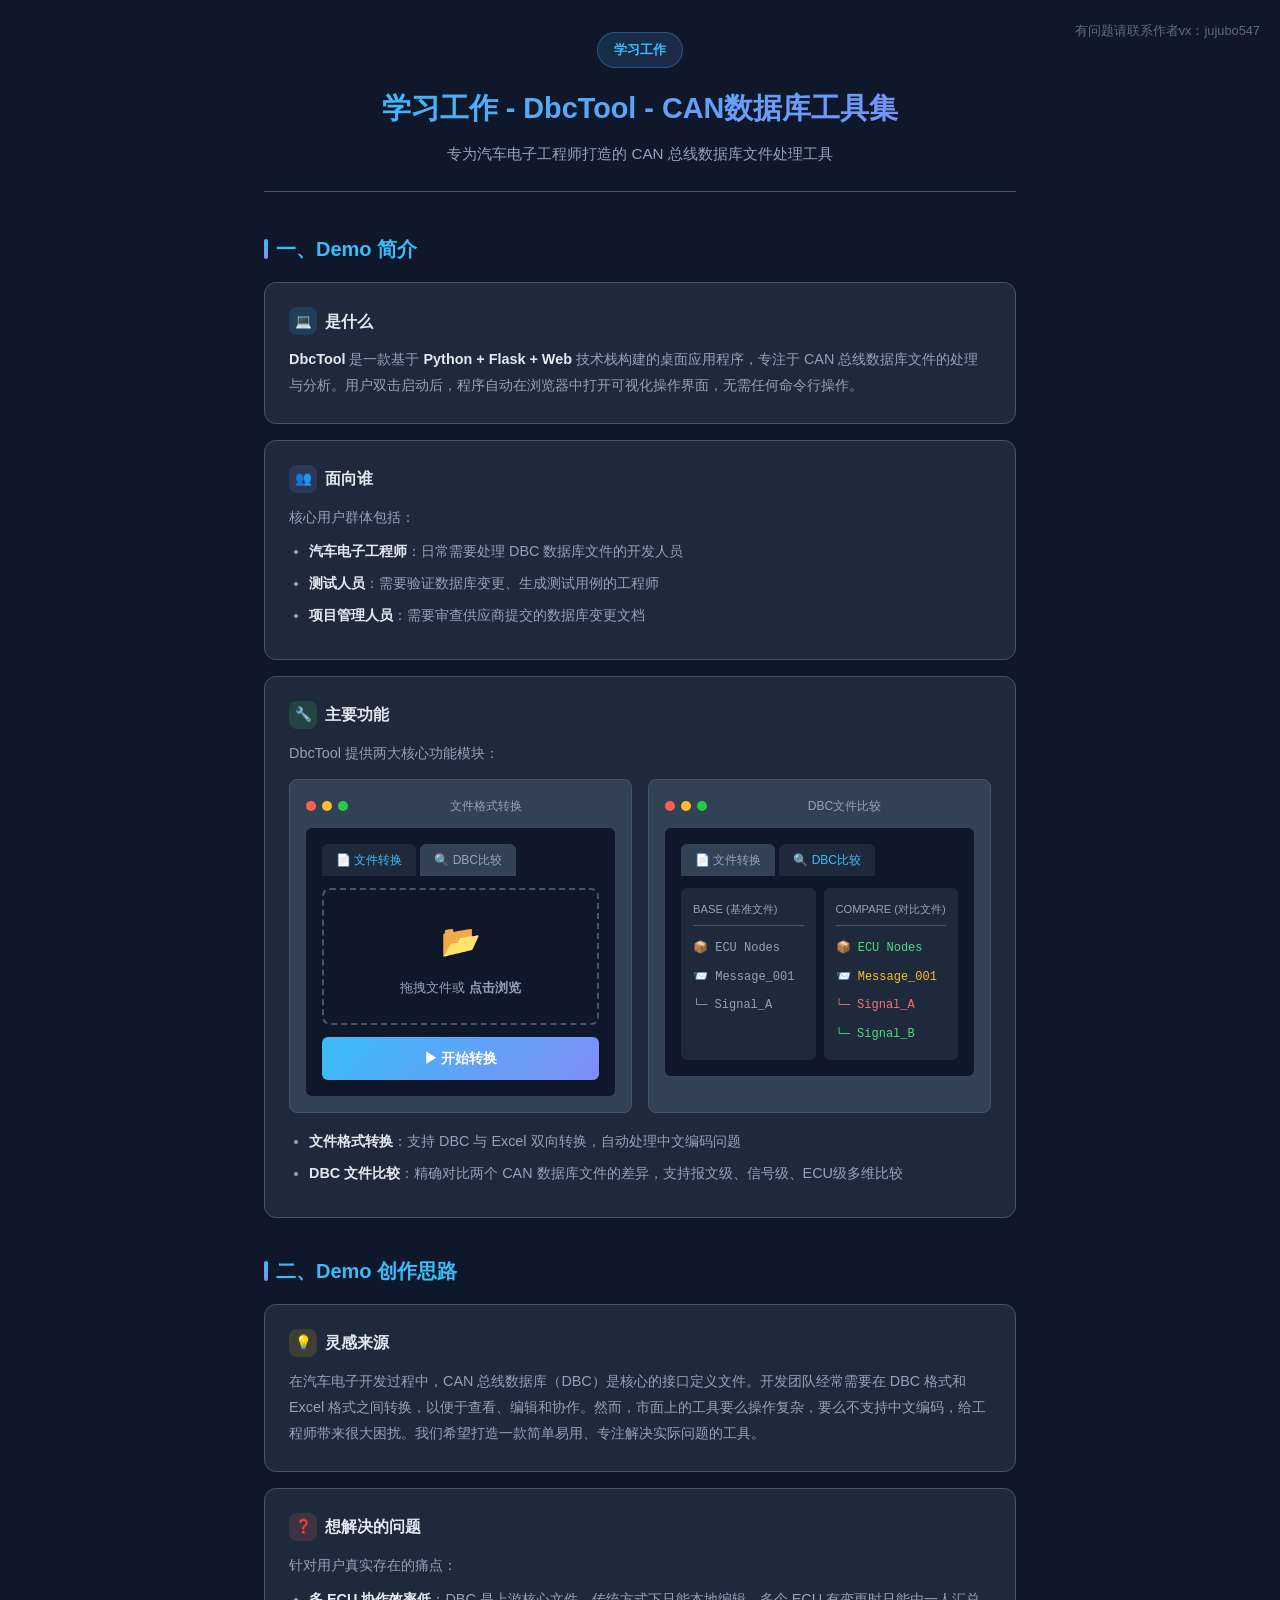
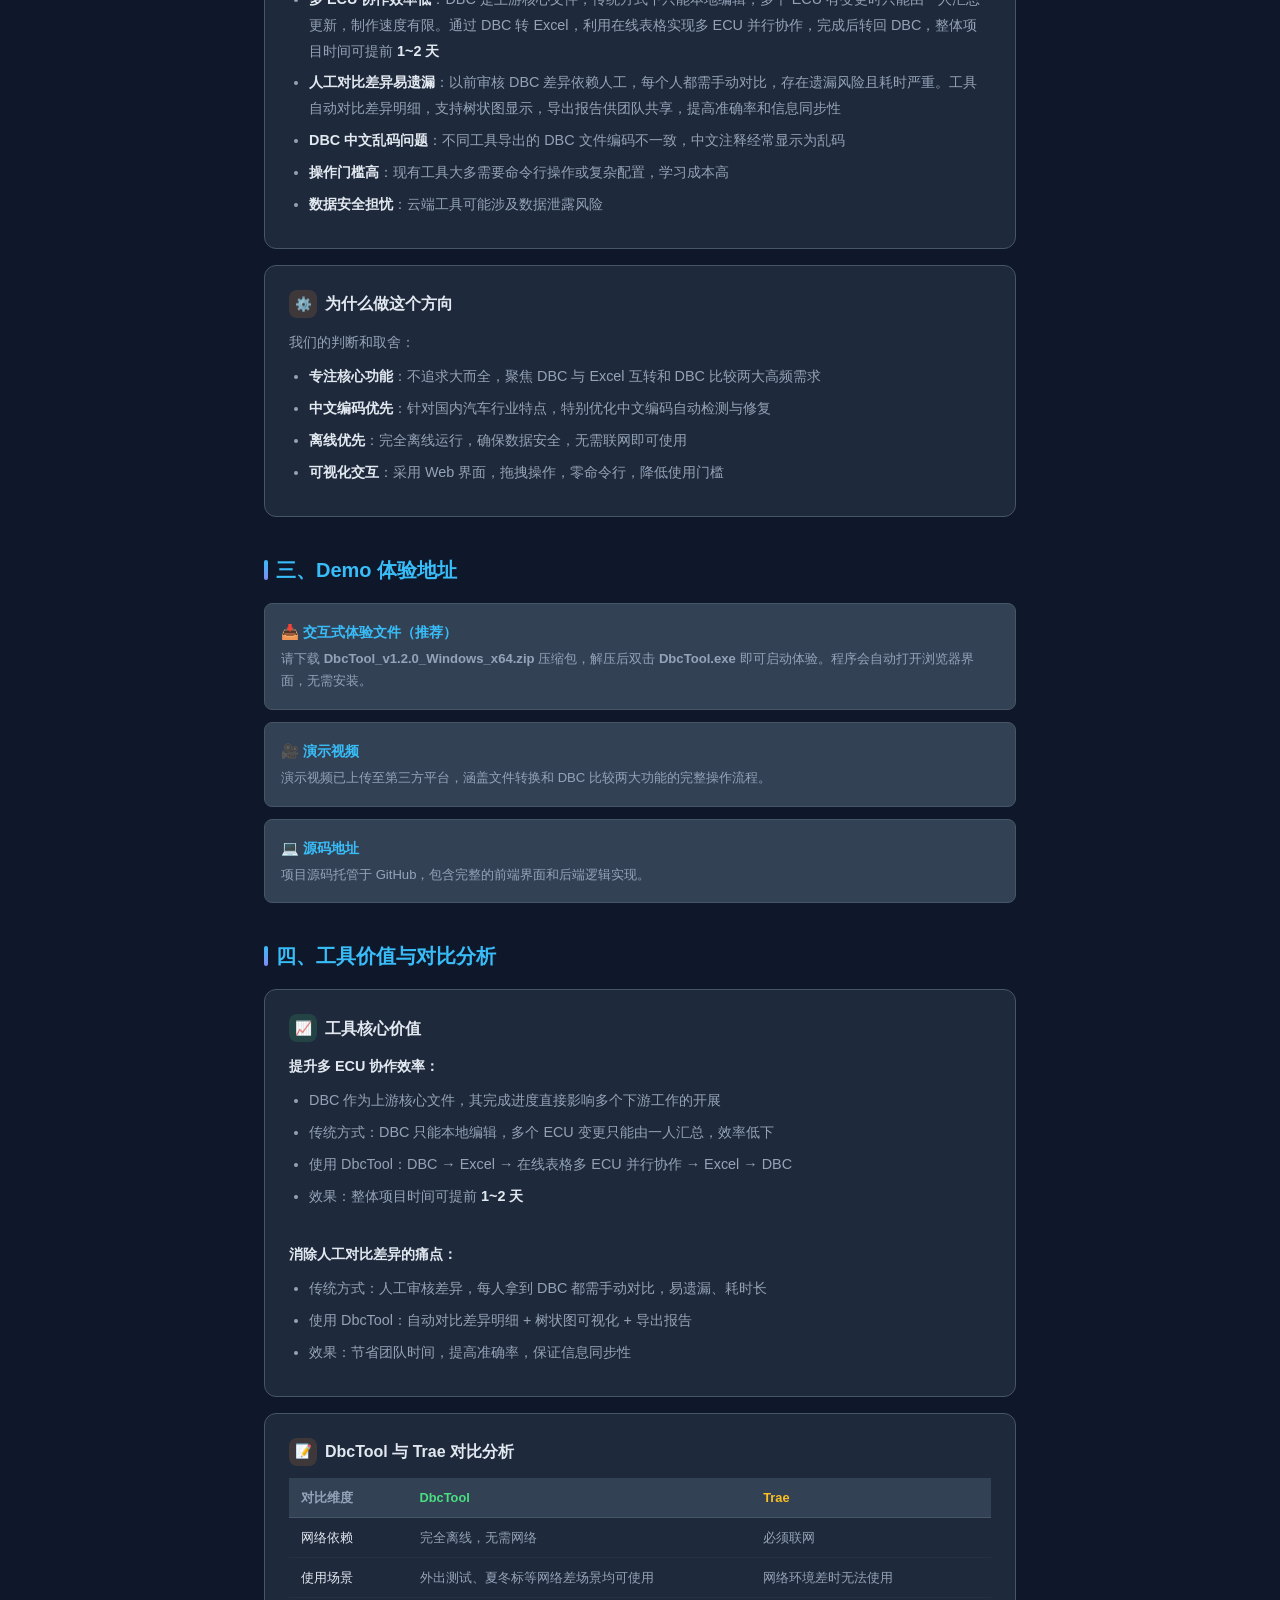
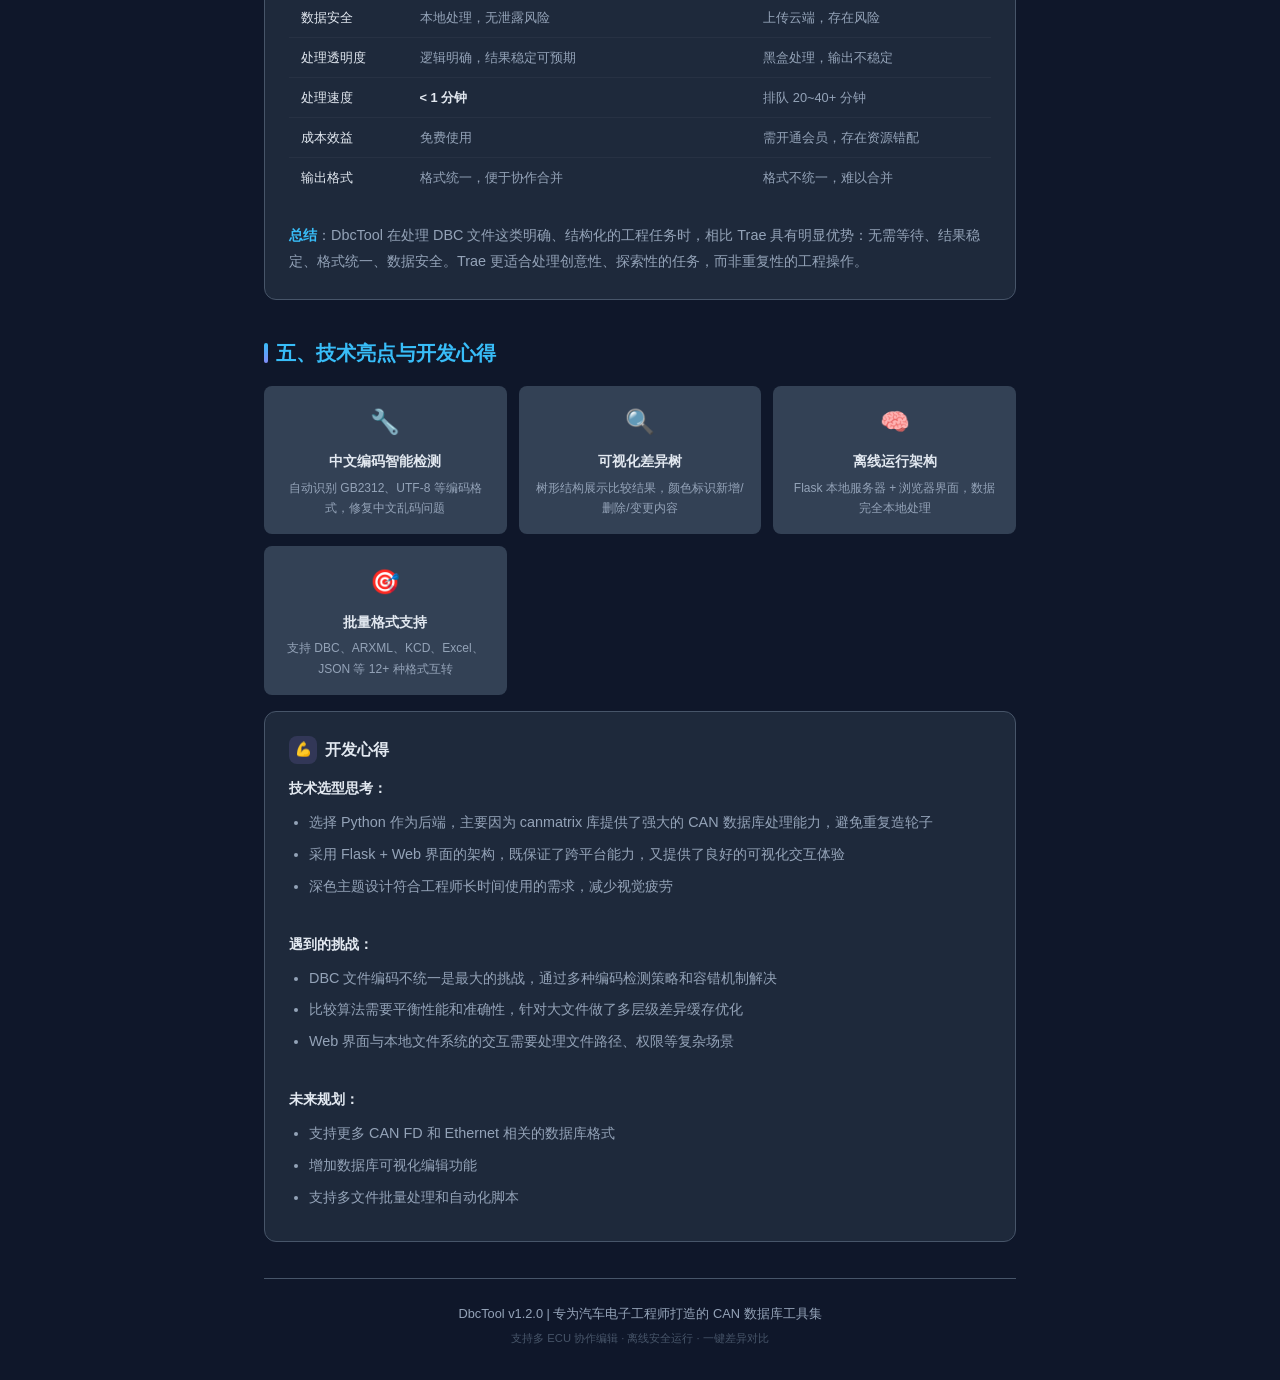
<file: visual_app/DbcTool_Demo_Submission.html>
<!DOCTYPE html>
<html lang="zh-CN">
<head>
    <meta charset="UTF-8">
    <meta name="viewport" content="width=device-width, initial-scale=1.0">
    <title>学习工作 - DbcTool - CAN数据库工具集</title>
    <style>
        :root {
            --bg: #0f172a;
            --surface: #1e293b;
            --surface2: #334155;
            --border: #475569;
            --text: #e2e8f0;
            --text2: #94a3b8;
            --accent: #38bdf8;
            --accent2: #818cf8;
            --green: #4ade80;
            --red: #f87171;
            --yellow: #fbbf24;
            --orange: #fb923c;
            --radius: 12px;
        }

        * {
            margin: 0;
            padding: 0;
            box-sizing: border-box;
        }

        body {
            font-family: -apple-system, BlinkMacSystemFont, 'Segoe UI', sans-serif;
            background: var(--bg);
            color: var(--text);
            line-height: 1.7;
            min-height: 100vh;
        }

        .container {
            max-width: 800px;
            margin: 0 auto;
            padding: 32px 24px;
        }

        /* Header */
        .header {
            text-align: center;
            margin-bottom: 40px;
            padding-bottom: 24px;
            border-bottom: 1px solid var(--border);
        }

        .tags {
            display: flex;
            justify-content: center;
            gap: 12px;
            margin-bottom: 16px;
            flex-wrap: wrap;
        }

        .tag {
            padding: 6px 16px;
            border-radius: 20px;
            font-size: 0.82rem;
            font-weight: 600;
            background: linear-gradient(135deg, rgba(56, 189, 248, 0.15), rgba(129, 140, 248, 0.15));
            color: var(--accent);
            border: 1px solid rgba(56, 189, 248, 0.3);
        }

        .title {
            font-size: 1.8rem;
            font-weight: 700;
            background: linear-gradient(135deg, var(--accent), var(--accent2));
            -webkit-background-clip: text;
            -webkit-text-fill-color: transparent;
            background-clip: text;
            margin-bottom: 8px;
        }

        .subtitle {
            font-size: 0.95rem;
            color: var(--text2);
        }

        /* Section */
        .section {
            margin-bottom: 36px;
        }

        .section-title {
            font-size: 1.25rem;
            font-weight: 700;
            color: var(--accent);
            margin-bottom: 16px;
            display: flex;
            align-items: center;
            gap: 8px;
        }

        .section-title::before {
            content: '';
            width: 4px;
            height: 20px;
            background: linear-gradient(180deg, var(--accent), var(--accent2));
            border-radius: 2px;
        }

        .card {
            background: var(--surface);
            border: 1px solid var(--border);
            border-radius: var(--radius);
            padding: 24px;
            margin-bottom: 16px;
        }

        .card-title {
            font-size: 1rem;
            font-weight: 600;
            color: var(--text);
            margin-bottom: 12px;
            display: flex;
            align-items: center;
            gap: 8px;
        }

        .card-title .icon {
            width: 28px;
            height: 28px;
            border-radius: 8px;
            display: flex;
            align-items: center;
            justify-content: center;
            font-size: 0.85rem;
        }

        .icon-product {
            background: rgba(56, 189, 248, 0.15);
            color: var(--accent);
        }

        .icon-user {
            background: rgba(129, 140, 248, 0.15);
            color: var(--accent2);
        }

        .icon-feature {
            background: rgba(74, 222, 128, 0.15);
            color: var(--green);
        }

        .icon-lightbulb {
            background: rgba(251, 191, 36, 0.15);
            color: var(--yellow);
        }

        .icon-problem {
            background: rgba(248, 113, 113, 0.15);
            color: var(--red);
        }

        .icon-decision {
            background: rgba(251, 146, 60, 0.15);
            color: var(--orange);
        }

        .icon-link {
            background: rgba(56, 189, 248, 0.15);
            color: var(--accent);
        }

        .icon-tech {
            background: rgba(167, 139, 250, 0.15);
            color: #a78bfa;
        }

        .text-content {
            font-size: 0.9rem;
            color: var(--text2);
            line-height: 1.8;
        }

        .text-content strong {
            color: var(--text);
            font-weight: 600;
        }

        .text-content ul {
            margin-left: 20px;
            margin-top: 8px;
        }

        .text-content li {
            margin-bottom: 6px;
        }

        /* Feature Grid */
        .feature-grid {
            display: grid;
            grid-template-columns: repeat(auto-fit, minmax(280px, 1fr));
            gap: 16px;
        }

        /* Screenshot Mockup */
        .screenshot-mockup {
            background: var(--surface2);
            border-radius: 8px;
            padding: 16px;
            margin-top: 12px;
            border: 1px solid var(--border);
        }

        .mockup-header {
            display: flex;
            align-items: center;
            gap: 8px;
            margin-bottom: 12px;
        }

        .mockup-dots {
            display: flex;
            gap: 6px;
        }

        .dot {
            width: 10px;
            height: 10px;
            border-radius: 50%;
        }

        .dot.red { background: #ff5f56; }
        .dot.yellow { background: #ffbd2e; }
        .dot.green { background: #27ca40; }

        .mockup-title {
            font-size: 0.75rem;
            color: var(--text2);
            flex: 1;
            text-align: center;
        }

        .mockup-content {
            background: var(--bg);
            border-radius: 6px;
            padding: 16px;
            min-height: 180px;
        }

        .mockup-nav {
            display: flex;
            gap: 4px;
            margin-bottom: 12px;
        }

        .mockup-tab {
            padding: 6px 14px;
            border-radius: 6px 6px 0 0;
            font-size: 0.75rem;
            font-weight: 500;
        }

        .mockup-tab.active {
            background: var(--surface);
            color: var(--accent);
        }

        .mockup-tab.inactive {
            background: var(--surface2);
            color: var(--text2);
        }

        .mockup-upload {
            border: 2px dashed var(--border);
            border-radius: 8px;
            padding: 24px;
            text-align: center;
            margin-bottom: 12px;
        }

        .mockup-icon {
            font-size: 2rem;
            margin-bottom: 8px;
        }

        .mockup-text {
            font-size: 0.82rem;
            color: var(--text2);
        }

        .mockup-btn {
            background: linear-gradient(135deg, var(--accent), var(--accent2));
            color: #fff;
            padding: 10px 24px;
            border-radius: 6px;
            text-align: center;
            font-size: 0.85rem;
            font-weight: 600;
            margin-top: 12px;
        }

        .mockup-compare {
            display: grid;
            grid-template-columns: 1fr 1fr;
            gap: 8px;
        }

        .mockup-panel {
            background: var(--surface);
            border-radius: 6px;
            padding: 12px;
        }

        .mockup-panel-header {
            font-size: 0.7rem;
            color: var(--text2);
            margin-bottom: 8px;
            padding-bottom: 6px;
            border-bottom: 1px solid var(--border);
        }

        .mockup-tree {
            font-size: 0.75rem;
            font-family: 'SF Mono', monospace;
        }

        .tree-item {
            padding: 4px 0;
        }

        .tree-item.added { color: var(--green); }
        .tree-item.deleted { color: var(--red); }
        .tree-item.changed { color: var(--yellow); }
        .tree-item.normal { color: var(--text2); }

        /* Experience Section */
        .experience-options {
            display: flex;
            flex-direction: column;
            gap: 12px;
        }

        .exp-option {
            background: var(--surface2);
            border-radius: 8px;
            padding: 16px;
            border: 1px solid var(--border);
            transition: all 0.2s;
        }

        .exp-option:hover {
            border-color: var(--accent);
            background: rgba(56, 189, 248, 0.05);
        }

        .exp-option-title {
            font-size: 0.9rem;
            font-weight: 600;
            color: var(--accent);
            margin-bottom: 4px;
        }

        .exp-option-desc {
            font-size: 0.82rem;
            color: var(--text2);
        }

        /* Tech Highlights */
        .tech-grid {
            display: grid;
            grid-template-columns: repeat(auto-fit, minmax(200px, 1fr));
            gap: 12px;
        }

        .tech-item {
            background: var(--surface2);
            border-radius: 8px;
            padding: 16px;
            text-align: center;
        }

        .tech-icon {
            font-size: 1.5rem;
            margin-bottom: 8px;
        }

        .tech-title {
            font-size: 0.85rem;
            font-weight: 600;
            color: var(--text);
            margin-bottom: 4px;
        }

        .tech-desc {
            font-size: 0.75rem;
            color: var(--text2);
        }

        /* Watermark */
        .watermark {
            position: fixed;
            top: 20px;
            right: 20px;
            font-size: 0.8rem;
            color: rgba(148, 163, 184, 0.6);
            z-index: 9999;
            pointer-events: none;
        }

        /* Footer */
        .footer {
            text-align: center;
            padding-top: 24px;
            border-top: 1px solid var(--border);
            font-size: 0.8rem;
            color: var(--text2);
        }

        @media (max-width: 640px) {
            .container {
                padding: 20px 16px;
            }

            .title {
                font-size: 1.4rem;
            }

            .feature-grid {
                grid-template-columns: 1fr;
            }

            .mockup-compare {
                grid-template-columns: 1fr;
            }
        }
    </style>
</head>
<body>
    <div class="watermark">有问题请联系作者vx：jujubo547</div>
    <div class="container">
        <div class="header">
            <div class="tags">
                <span class="tag">学习工作</span>
            </div>
            <h1 class="title">学习工作 - DbcTool - CAN数据库工具集</h1>
            <p class="subtitle">专为汽车电子工程师打造的 CAN 总线数据库文件处理工具</p>
        </div>

        <div class="section">
            <h2 class="section-title">一、Demo 简介</h2>

            <div class="card">
                <div class="card-title">
                    <span class="icon icon-product">&#x1F4BB;</span>
                    是什么
                </div>
                <div class="text-content">
                    <strong>DbcTool</strong> 是一款基于 <strong>Python + Flask + Web</strong> 技术栈构建的桌面应用程序，专注于 CAN 总线数据库文件的处理与分析。用户双击启动后，程序自动在浏览器中打开可视化操作界面，无需任何命令行操作。
                </div>
            </div>

            <div class="card">
                <div class="card-title">
                    <span class="icon icon-user">&#x1F465;</span>
                    面向谁
                </div>
                <div class="text-content">
                    核心用户群体包括：
                    <ul>
                        <li><strong>汽车电子工程师</strong>：日常需要处理 DBC 数据库文件的开发人员</li>
                        <li><strong>测试人员</strong>：需要验证数据库变更、生成测试用例的工程师</li>
                        <li><strong>项目管理人员</strong>：需要审查供应商提交的数据库变更文档</li>
                    </ul>
                </div>
            </div>

            <div class="card">
                <div class="card-title">
                    <span class="icon icon-feature">&#x1F527;</span>
                    主要功能
                </div>
                <div class="text-content">
                    DbcTool 提供两大核心功能模块：
                </div>

                <div class="feature-grid">
                    <div class="screenshot-mockup">
                        <div class="mockup-header">
                            <div class="mockup-dots">
                                <span class="dot red"></span>
                                <span class="dot yellow"></span>
                                <span class="dot green"></span>
                            </div>
                            <div class="mockup-title">文件格式转换</div>
                        </div>
                        <div class="mockup-content">
                            <div class="mockup-nav">
                                <span class="mockup-tab active">&#x1F4C4; 文件转换</span>
                                <span class="mockup-tab inactive">&#x1F50D; DBC比较</span>
                            </div>
                            <div class="mockup-upload">
                                <div class="mockup-icon">&#x1F4C2;</div>
                                <div class="mockup-text">拖拽文件或 <strong>点击浏览</strong></div>
                            </div>
                            <div class="mockup-btn">&#x25B6; 开始转换</div>
                        </div>
                    </div>

                    <div class="screenshot-mockup">
                        <div class="mockup-header">
                            <div class="mockup-dots">
                                <span class="dot red"></span>
                                <span class="dot yellow"></span>
                                <span class="dot green"></span>
                            </div>
                            <div class="mockup-title">DBC文件比较</div>
                        </div>
                        <div class="mockup-content">
                            <div class="mockup-nav">
                                <span class="mockup-tab inactive">&#x1F4C4; 文件转换</span>
                                <span class="mockup-tab active">&#x1F50D; DBC比较</span>
                            </div>
                            <div class="mockup-compare">
                                <div class="mockup-panel">
                                    <div class="mockup-panel-header">BASE (基准文件)</div>
                                    <div class="mockup-tree">
                                        <div class="tree-item normal">📦 ECU Nodes</div>
                                        <div class="tree-item normal">📨 Message_001</div>
                                        <div class="tree-item normal">  └─ Signal_A</div>
                                    </div>
                                </div>
                                <div class="mockup-panel">
                                    <div class="mockup-panel-header">COMPARE (对比文件)</div>
                                    <div class="mockup-tree">
                                        <div class="tree-item added">📦 ECU Nodes</div>
                                        <div class="tree-item changed">📨 Message_001</div>
                                        <div class="tree-item deleted">  └─ Signal_A</div>
                                        <div class="tree-item added">  └─ Signal_B</div>
                                    </div>
                                </div>
                            </div>
                        </div>
                    </div>
                </div>

                <div class="text-content" style="margin-top: 16px;">
                    <ul>
                        <li><strong>文件格式转换</strong>：支持 DBC 与 Excel 双向转换，自动处理中文编码问题</li>
                        <li><strong>DBC 文件比较</strong>：精确对比两个 CAN 数据库文件的差异，支持报文级、信号级、ECU级多维比较</li>
                    </ul>
                </div>
            </div>
        </div>

        <div class="section">
            <h2 class="section-title">二、Demo 创作思路</h2>

            <div class="card">
                <div class="card-title">
                    <span class="icon icon-lightbulb">&#x1F4A1;</span>
                    灵感来源
                </div>
                <div class="text-content">
                    在汽车电子开发过程中，CAN 总线数据库（DBC）是核心的接口定义文件。开发团队经常需要在 DBC 格式和 Excel 格式之间转换，以便于查看、编辑和协作。然而，市面上的工具要么操作复杂，要么不支持中文编码，给工程师带来很大困扰。我们希望打造一款简单易用、专注解决实际问题的工具。
                </div>
            </div>

            <div class="card">
                <div class="card-title">
                    <span class="icon icon-problem">&#x2753;</span>
                    想解决的问题
                </div>
                <div class="text-content">
                    针对用户真实存在的痛点：
                    <ul>
                        <li><strong>多 ECU 协作效率低</strong>：DBC 是上游核心文件，传统方式下只能本地编辑，多个 ECU 有变更时只能由一人汇总更新，制作速度有限。通过 DBC 转 Excel，利用在线表格实现多 ECU 并行协作，完成后转回 DBC，整体项目时间可提前 <strong>1~2 天</strong></li>
                        <li><strong>人工对比差异易遗漏</strong>：以前审核 DBC 差异依赖人工，每个人都需手动对比，存在遗漏风险且耗时严重。工具自动对比差异明细，支持树状图显示，导出报告供团队共享，提高准确率和信息同步性</li>
                        <li><strong>DBC 中文乱码问题</strong>：不同工具导出的 DBC 文件编码不一致，中文注释经常显示为乱码</li>
                        <li><strong>操作门槛高</strong>：现有工具大多需要命令行操作或复杂配置，学习成本高</li>
                        <li><strong>数据安全担忧</strong>：云端工具可能涉及数据泄露风险</li>
                    </ul>
                </div>
            </div>

            <div class="card">
                <div class="card-title">
                    <span class="icon icon-decision">&#x2699;&#xFE0F;</span>
                    为什么做这个方向
                </div>
                <div class="text-content">
                    我们的判断和取舍：
                    <ul>
                        <li><strong>专注核心功能</strong>：不追求大而全，聚焦 DBC 与 Excel 互转和 DBC 比较两大高频需求</li>
                        <li><strong>中文编码优先</strong>：针对国内汽车行业特点，特别优化中文编码自动检测与修复</li>
                        <li><strong>离线优先</strong>：完全离线运行，确保数据安全，无需联网即可使用</li>
                        <li><strong>可视化交互</strong>：采用 Web 界面，拖拽操作，零命令行，降低使用门槛</li>
                    </ul>
                </div>
            </div>
        </div>

        <div class="section">
            <h2 class="section-title">三、Demo 体验地址</h2>

            <div class="experience-options">
                <div class="exp-option">
                    <div class="exp-option-title">&#x1F4E5; 交互式体验文件（推荐）</div>
                    <div class="exp-option-desc">请下载 <strong>DbcTool_v1.2.0_Windows_x64.zip</strong> 压缩包，解压后双击 <strong>DbcTool.exe</strong> 即可启动体验。程序会自动打开浏览器界面，无需安装。</div>
                </div>

                <div class="exp-option">
                    <div class="exp-option-title">&#x1F3A5; 演示视频</div>
                    <div class="exp-option-desc">演示视频已上传至第三方平台，涵盖文件转换和 DBC 比较两大功能的完整操作流程。</div>
                </div>

                <div class="exp-option">
                    <div class="exp-option-title">&#x1F4BB; 源码地址</div>
                    <div class="exp-option-desc">项目源码托管于 GitHub，包含完整的前端界面和后端逻辑实现。</div>
                </div>
            </div>
        </div>

        <div class="section">
            <h2 class="section-title">四、工具价值与对比分析</h2>

            <div class="card">
                <div class="card-title">
                    <span class="icon icon-feature">&#x1F4C8;</span>
                    工具核心价值
                </div>
                <div class="text-content">
                    <strong>提升多 ECU 协作效率：</strong>
                    <ul>
                        <li>DBC 作为上游核心文件，其完成进度直接影响多个下游工作的开展</li>
                        <li>传统方式：DBC 只能本地编辑，多个 ECU 变更只能由一人汇总，效率低下</li>
                        <li>使用 DbcTool：DBC → Excel → 在线表格多 ECU 并行协作 → Excel → DBC</li>
                        <li>效果：整体项目时间可提前 <strong>1~2 天</strong></li>
                    </ul>
                    <br>
                    <strong>消除人工对比差异的痛点：</strong>
                    <ul>
                        <li>传统方式：人工审核差异，每人拿到 DBC 都需手动对比，易遗漏、耗时长</li>
                        <li>使用 DbcTool：自动对比差异明细 + 树状图可视化 + 导出报告</li>
                        <li>效果：节省团队时间，提高准确率，保证信息同步性</li>
                    </ul>
                </div>
            </div>

            <div class="card">
                <div class="card-title">
                    <span class="icon icon-decision">&#x1F4DD;</span>
                    DbcTool 与 Trae 对比分析
                </div>
                <div class="text-content">
                    <table style="width:100%;border-collapse:collapse;font-size:0.8rem;margin-top:8px">
                        <thead>
                            <tr style="background:var(--surface2)">
                                <th style="padding:8px 12px;text-align:left;font-weight:600;color:var(--text2);border-bottom:1px solid var(--border)">对比维度</th>
                                <th style="padding:8px 12px;text-align:left;font-weight:600;color:var(--green);border-bottom:1px solid var(--border)">DbcTool</th>
                                <th style="padding:8px 12px;text-align:left;font-weight:600;color:var(--yellow);border-bottom:1px solid var(--border)">Trae</th>
                            </tr>
                        </thead>
                        <tbody>
                            <tr style="border-bottom:1px solid rgba(255,255,255,0.04)">
                                <td style="padding:8px 12px;color:var(--text)">网络依赖</td>
                                <td style="padding:8px 12px;color:var(--text2)">完全离线，无需网络</td>
                                <td style="padding:8px 12px;color:var(--text2)">必须联网</td>
                            </tr>
                            <tr style="border-bottom:1px solid rgba(255,255,255,0.04)">
                                <td style="padding:8px 12px;color:var(--text)">使用场景</td>
                                <td style="padding:8px 12px;color:var(--text2)">外出测试、夏冬标等网络差场景均可使用</td>
                                <td style="padding:8px 12px;color:var(--text2)">网络环境差时无法使用</td>
                            </tr>
                            <tr style="border-bottom:1px solid rgba(255,255,255,0.04)">
                                <td style="padding:8px 12px;color:var(--text)">数据安全</td>
                                <td style="padding:8px 12px;color:var(--text2)">本地处理，无泄露风险</td>
                                <td style="padding:8px 12px;color:var(--text2)">上传云端，存在风险</td>
                            </tr>
                            <tr style="border-bottom:1px solid rgba(255,255,255,0.04)">
                                <td style="padding:8px 12px;color:var(--text)">处理透明度</td>
                                <td style="padding:8px 12px;color:var(--text2)">逻辑明确，结果稳定可预期</td>
                                <td style="padding:8px 12px;color:var(--text2)">黑盒处理，输出不稳定</td>
                            </tr>
                            <tr style="border-bottom:1px solid rgba(255,255,255,0.04)">
                                <td style="padding:8px 12px;color:var(--text)">处理速度</td>
                                <td style="padding:8px 12px;color:var(--text2)"><strong>&lt; 1 分钟</strong></td>
                                <td style="padding:8px 12px;color:var(--text2)">排队 20~40+ 分钟</td>
                            </tr>
                            <tr style="border-bottom:1px solid rgba(255,255,255,0.04)">
                                <td style="padding:8px 12px;color:var(--text)">成本效益</td>
                                <td style="padding:8px 12px;color:var(--text2)">免费使用</td>
                                <td style="padding:8px 12px;color:var(--text2)">需开通会员，存在资源错配</td>
                            </tr>
                            <tr>
                                <td style="padding:8px 12px;color:var(--text)">输出格式</td>
                                <td style="padding:8px 12px;color:var(--text2)">格式统一，便于协作合并</td>
                                <td style="padding:8px 12px;color:var(--text2)">格式不统一，难以合并</td>
                            </tr>
                        </tbody>
                    </table>
                    <br>
                    <strong style="color:var(--accent)">总结</strong>：DbcTool 在处理 DBC 文件这类明确、结构化的工程任务时，相比 Trae 具有明显优势：无需等待、结果稳定、格式统一、数据安全。Trae 更适合处理创意性、探索性的任务，而非重复性的工程操作。
                </div>
            </div>
        </div>

        <div class="section">
            <h2 class="section-title">五、技术亮点与开发心得</h2>

            <div class="tech-grid">
                <div class="tech-item">
                    <div class="tech-icon">&#x1F527;</div>
                    <div class="tech-title">中文编码智能检测</div>
                    <div class="tech-desc">自动识别 GB2312、UTF-8 等编码格式，修复中文乱码问题</div>
                </div>
                <div class="tech-item">
                    <div class="tech-icon">&#x1F50D;</div>
                    <div class="tech-title">可视化差异树</div>
                    <div class="tech-desc">树形结构展示比较结果，颜色标识新增/删除/变更内容</div>
                </div>
                <div class="tech-item">
                    <div class="tech-icon">&#x1F9E0;</div>
                    <div class="tech-title">离线运行架构</div>
                    <div class="tech-desc">Flask 本地服务器 + 浏览器界面，数据完全本地处理</div>
                </div>
                <div class="tech-item">
                    <div class="tech-icon">&#x1F3AF;</div>
                    <div class="tech-title">批量格式支持</div>
                    <div class="tech-desc">支持 DBC、ARXML、KCD、Excel、JSON 等 12+ 种格式互转</div>
                </div>
            </div>

            <div class="card" style="margin-top: 16px;">
                <div class="card-title">
                    <span class="icon icon-tech">&#x1F4AA;</span>
                    开发心得
                </div>
                <div class="text-content">
                    <strong>技术选型思考：</strong>
                    <ul>
                        <li>选择 Python 作为后端，主要因为 canmatrix 库提供了强大的 CAN 数据库处理能力，避免重复造轮子</li>
                        <li>采用 Flask + Web 界面的架构，既保证了跨平台能力，又提供了良好的可视化交互体验</li>
                        <li>深色主题设计符合工程师长时间使用的需求，减少视觉疲劳</li>
                    </ul>
                    <br>
                    <strong>遇到的挑战：</strong>
                    <ul>
                        <li>DBC 文件编码不统一是最大的挑战，通过多种编码检测策略和容错机制解决</li>
                        <li>比较算法需要平衡性能和准确性，针对大文件做了多层级差异缓存优化</li>
                        <li>Web 界面与本地文件系统的交互需要处理文件路径、权限等复杂场景</li>
                    </ul>
                    <br>
                    <strong>未来规划：</strong>
                    <ul>
                        <li>支持更多 CAN FD 和 Ethernet 相关的数据库格式</li>
                        <li>增加数据库可视化编辑功能</li>
                        <li>支持多文件批量处理和自动化脚本</li>
                    </ul>
                </div>
            </div>
        </div>

        <div class="footer">
            <p>DbcTool v1.2.0 | 专为汽车电子工程师打造的 CAN 数据库工具集</p>
            <p style="margin-top:4px;font-size:0.7rem;color:var(--border)">支持多 ECU 协作编辑 · 离线安全运行 · 一键差异对比</p>
        </div>
    </div>
</body>
</html>
</file>
